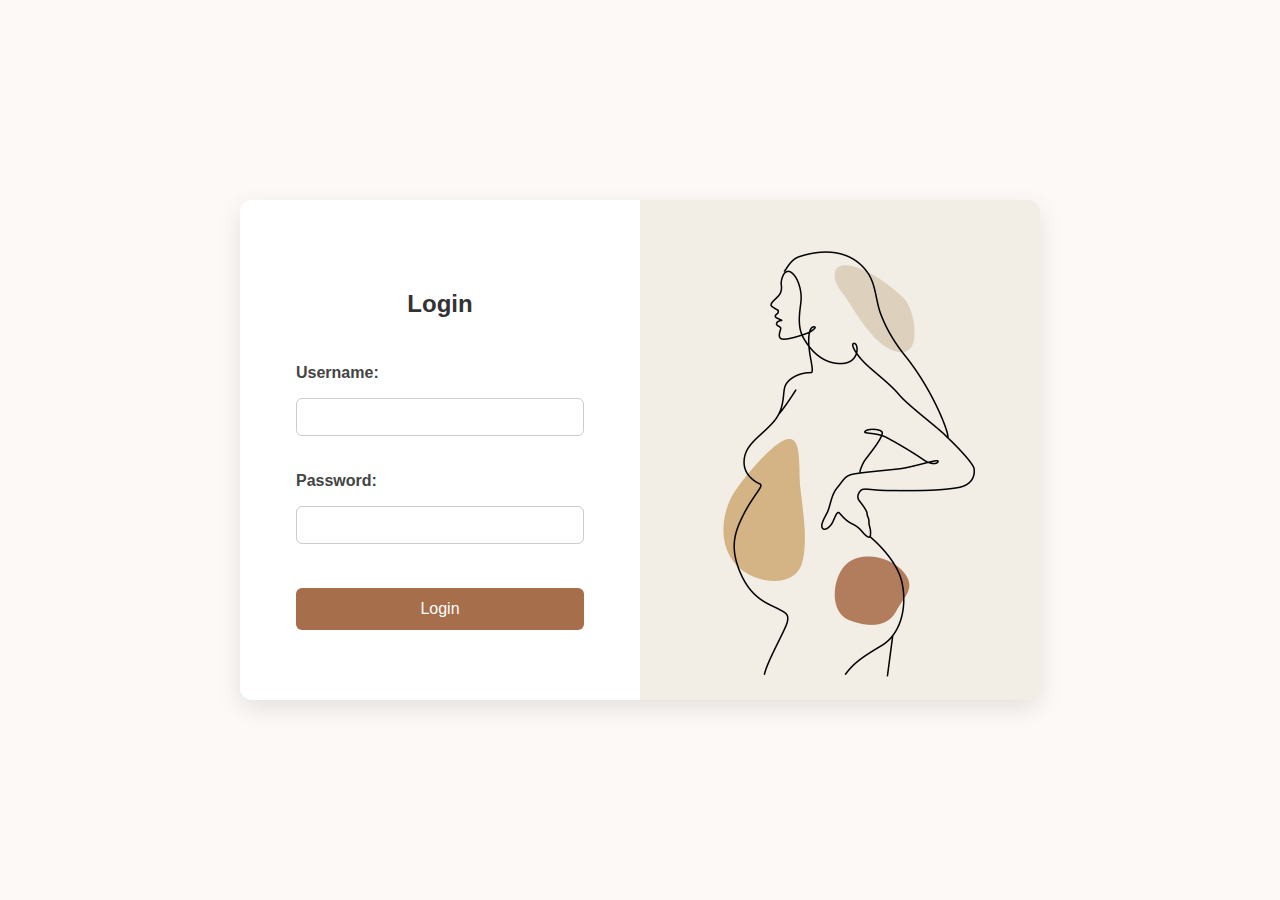
<file: src/index.html>
<!DOCTYPE html>
<html>
<head>
    <meta charset="UTF-8" />
    <title>MommyNotes | Dashboard</title>
    <link rel="stylesheet" href="stylesheet.css">
</head>

<body onload="loadObservations()">
    <div class="container">
    <div class="box" id="box1"></div>
    <div class="box" id="box2"></div>
    <div class="box" id="box3"></div>
    <div class="box" id="box4"></div>
    <div class="box" id="box5"></div>
    <div class="box" id="box6"></div>
  </div>

  <div id="result"></div>
</body>
<script>
    // log in check!!
    document.addEventListener("DOMContentLoaded", function () {
    const sessionToken = localStorage.getItem("sessionToken");

    if (!sessionToken) {
      alert("You are not logged in. You will be sent back to the log-in page");
      window.location.href = "login.html";
    } else {
      console.log("login token:", sessionToken);
    }
    });
    // login check ends here

   
    const fhir = 'https://hapi.fhir.org/baseR5';
    const patientId = '799933';

    // LOINC-codes you want to find, add them here
    const codesToFind = [
        '8867-4',
        '2339-0',
        '29463-7',
        '11884-4'
    ];

    async function loadObservations() {
        const resultDiv = document.getElementById('result');
        
        resultDiv.innerHTML = 'Loading...';

        try {
            const response = await fetch(`${fhir}/Observation?patient=${patientId}`);
            const data = await response.json();

            if (!data.entry || data.entry.length === 0) {
                resultDiv.textContent = 'No observations found.';
                return;
            }

            let output = '';
            i = 1
            for (const code of codesToFind) {
                
                const currentBoxDiv = document.getElementById(`box${i}`);
                const obs = data.entry.find(entry =>
                    entry.resource.code?.coding?.some(c => c.code === code)
                );

                if (obs) {
                    const resource = obs.resource;
                    const value = resource.valueQuantity?.value;
                    const unit = resource.valueQuantity?.unit;
                    const label = resource.code.coding[0].display
                    output = `${label}:<br> 
                    ${value} ${unit}`;
                    currentBoxDiv.innerHTML = output
                } else {
                    output += `Observation for code ${code} not found.<br>`;
                }
                i++
            }
            resultDiv.innerHTML = '';

        } catch (err) {
            console.error(err);
            resultDiv.innerHTML = 'Error fetching data.';
        }
    }

</script>
</html>
</file>
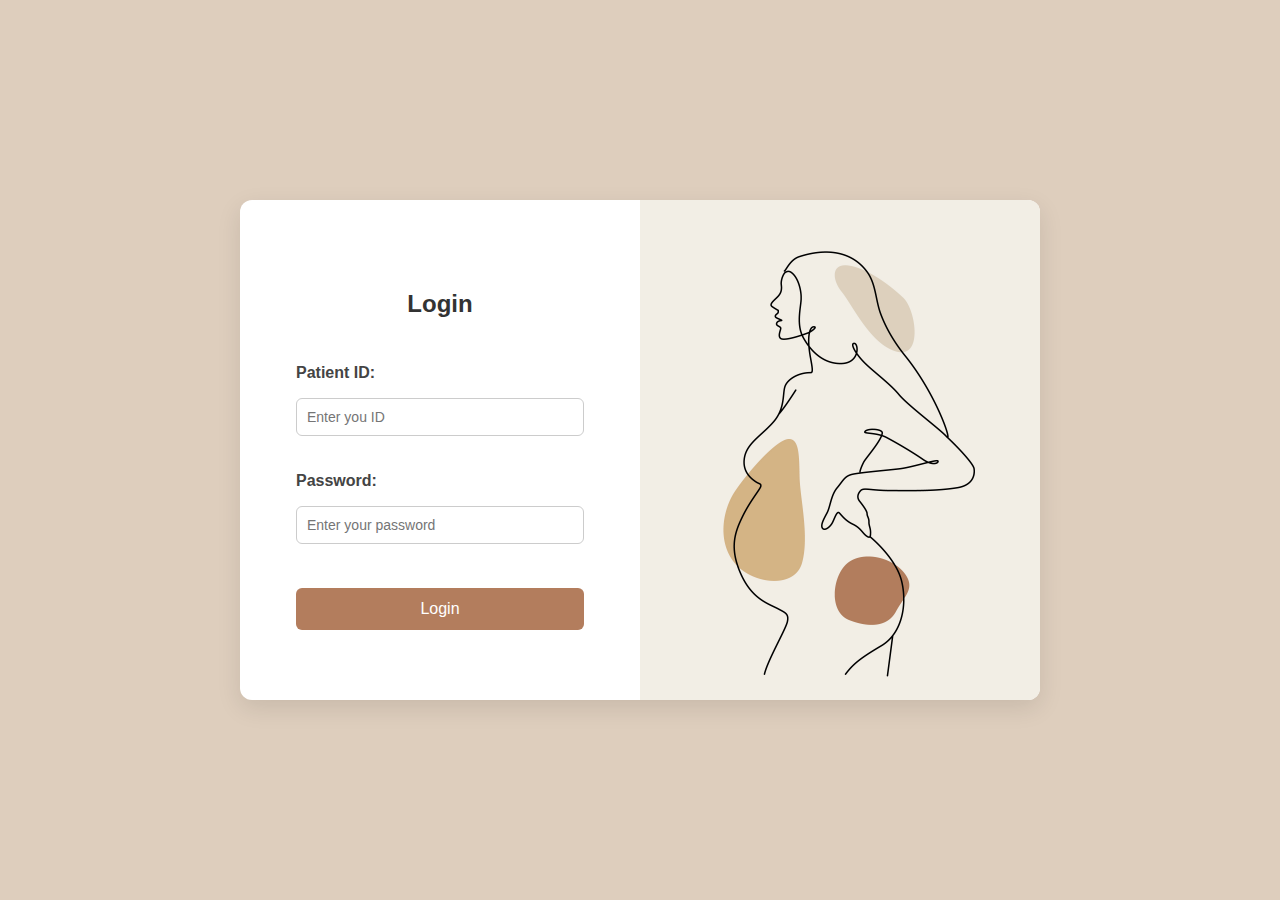
<file: src/main/resources/static/index.html>
<!DOCTYPE html>
<html lang="en">
<head>
    <meta charset="UTF-8">
    <title>MommyNotes | Login</title>
    <style>
        * {
            box-sizing: border-box;
        }

        body {
            font-family: Arial, sans-serif;
            background-color: #decebd;;
            margin: 0;
            padding: 0;
            height: 100vh;
            display: flex;
            justify-content: center;
            align-items: center;
        }

        .main-container {
            display: flex;
            width: 800px;
            height: 500px;
            background-color: white;
            border-radius: 12px;
            overflow: hidden;
            box-shadow: 0 8px 24px rgba(0, 0, 0, 0.1);
        }

        .login-left {
            width: 50%;
            display: flex;
            justify-content: center;
            align-items: center;
            padding: 20px;
        }

        .login-form-inner {
            width: 80%;
            max-width: 300px;
        }

        .login-left h2 {
            text-align: center;
            color: #333;
            margin-bottom: 30px;
        }

        form {
            display: flex;
            flex-direction: column;
            gap: 20px;
        }

        label {
            font-weight: bold;
            color: #444;
            margin-top: 16px;
            margin-bottom: -10px;
        }

        input[type="text"],
        input[type="password"] {
            padding: 10px;
            border: 1px solid #ccc;
            border-radius: 6px;
            font-size: 14px;
            margin-top: 6px;
        }

        button {
            background-color: #b37d5d;
            color: white;
            padding: 12px;
            border: none;
            border-radius: 6px;
            font-size: 16px;
            cursor: pointer;
            margin-top: 24px;
            transition: background-color 0.3s ease;
        }

        button:hover {
            background-color: #8d5739;
        }

        .image-right {
            width: 50%;
            background: url('43474628_9049765.jpg') center center / cover no-repeat;
        }
    </style>
</head>
<body>

<div class="main-container">
    <div class="login-left">
        <div class="login-form-inner">
            <h2>Login</h2>
            <form id="logindetails">
                <label for="patientId">Patient ID:</label>
                <input type="text" id="patientId" name="patientId" placeholder="Enter you ID" required>

                <label for="password">Password:</label>
                <input type="password" id="password" name="password" placeholder="Enter your password" required>

                <button type="submit">Login</button>
            </form>
        </div>
    </div>
    <div class="image-right"></div>
</div>

<script>
    document.getElementById('logindetails').addEventListener("submit", function (event) {
        event.preventDefault();
        const patientId = document.getElementById('patientId').value;
        const password = document.getElementById('password').value;

        const passwordTest = 'test123';

        if (password === passwordTest) {
            localStorage.setItem("sessionToken", Date.now());
            localStorage.setItem("patientId", patientId);
            window.location.href = "main.html";
        } else {
            alert("Incorrect password. Please try again.");
        }
    });
</script>

</body>
</html>
</file>
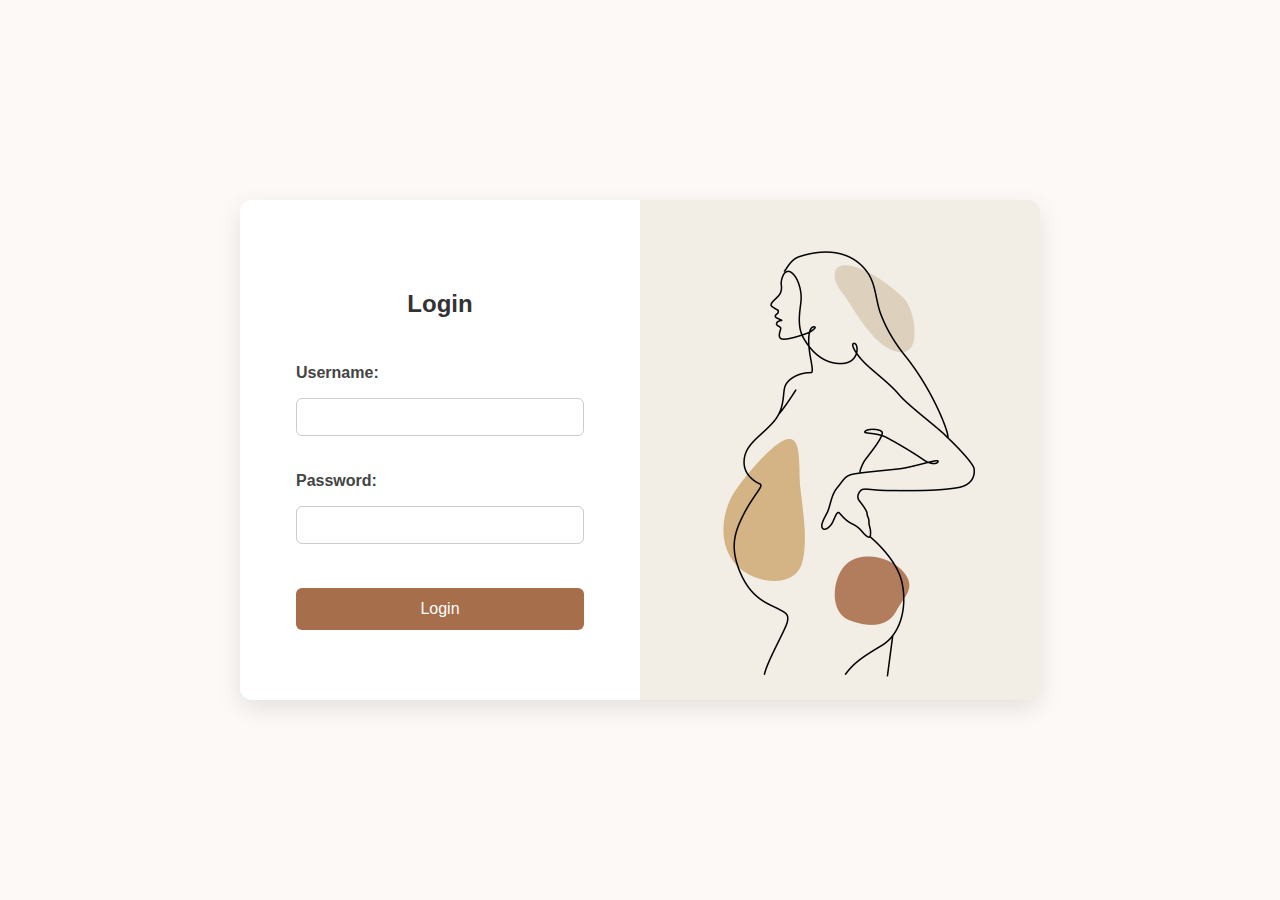
<file: src/login.html>
<!DOCTYPE html>
<html lang="en">
<head>
    <meta charset="UTF-8">
    <title>MommyNotes | Login</title>
    <style>
        * {
            box-sizing: border-box;
        }

        body {
            font-family: Arial, sans-serif;
            background-color: #fdf9f6;;
            margin: 0;
            padding: 0;
            height: 100vh;
            display: flex;
            justify-content: center;
            align-items: center;
        }

        .main-container {
            display: flex;
            width: 800px;
            height: 500px;
            background-color: white;
            border-radius: 12px;
            overflow: hidden;
            box-shadow: 0 8px 24px rgba(0, 0, 0, 0.1);
        }

        .login-left {
            width: 50%;
            display: flex;
            justify-content: center;
            align-items: center;
            padding: 20px;
        }

        .login-form-inner {
            width: 80%;
            max-width: 300px;
        }

        .login-left h2 {
            text-align: center;
            color: #333;
            margin-bottom: 30px;
        }

        form {
            display: flex;
            flex-direction: column;
            gap: 20px;
        }

        label {
            font-weight: bold;
            color: #444;
            margin-top: 16px;
            margin-bottom: -10px;
        }

        input[type="text"],
        input[type="password"] {
            padding: 10px;
            border: 1px solid #ccc;
            border-radius: 6px;
            font-size: 14px;
            margin-top: 6px;
        }

        button {
            background-color: #a66e4a;
            color: white;
            padding: 12px;
            border: none;
            border-radius: 6px;
            font-size: 16px;
            cursor: pointer;
            margin-top: 24px;
            transition: background-color 0.3s ease;
        }

        button:hover {
            background-color: #8d5739;
        }

        .image-right {
            width: 50%;
            background: url('43474628_9049765.jpg') center center / cover no-repeat;
        }
    </style>
</head>
<body>

<div class="main-container">
    <div class="login-left">
        <div class="login-form-inner">
            <h2>Login</h2>
            <form id="logindetails">
                <label for="username">Username:</label>
                <input type="text" id="username" name="username" required>

                <label for="password">Password:</label>
                <input type="password" id="password" name="password" required>

                <button type="submit">Login</button>
            </form>
        </div>
    </div>
    <div class="image-right"></div>
</div>

<script>
    document.getElementById('logindetails').addEventListener("submit", function (event) {
        event.preventDefault();
        const username = document.getElementById('username').value;
        const password = document.getElementById('password').value;

        const usernameTest = 'yasmina';
        const passwordTest = 'test123';

        if (username === usernameTest && password === passwordTest) {
            localStorage.setItem("sessionToken", Date.now());
            window.location.href = "index.html";
        } else {
            alert("Username and/or password is incorrect. Please try again.");
        }
    });
</script>

</body>
</html>
</file>
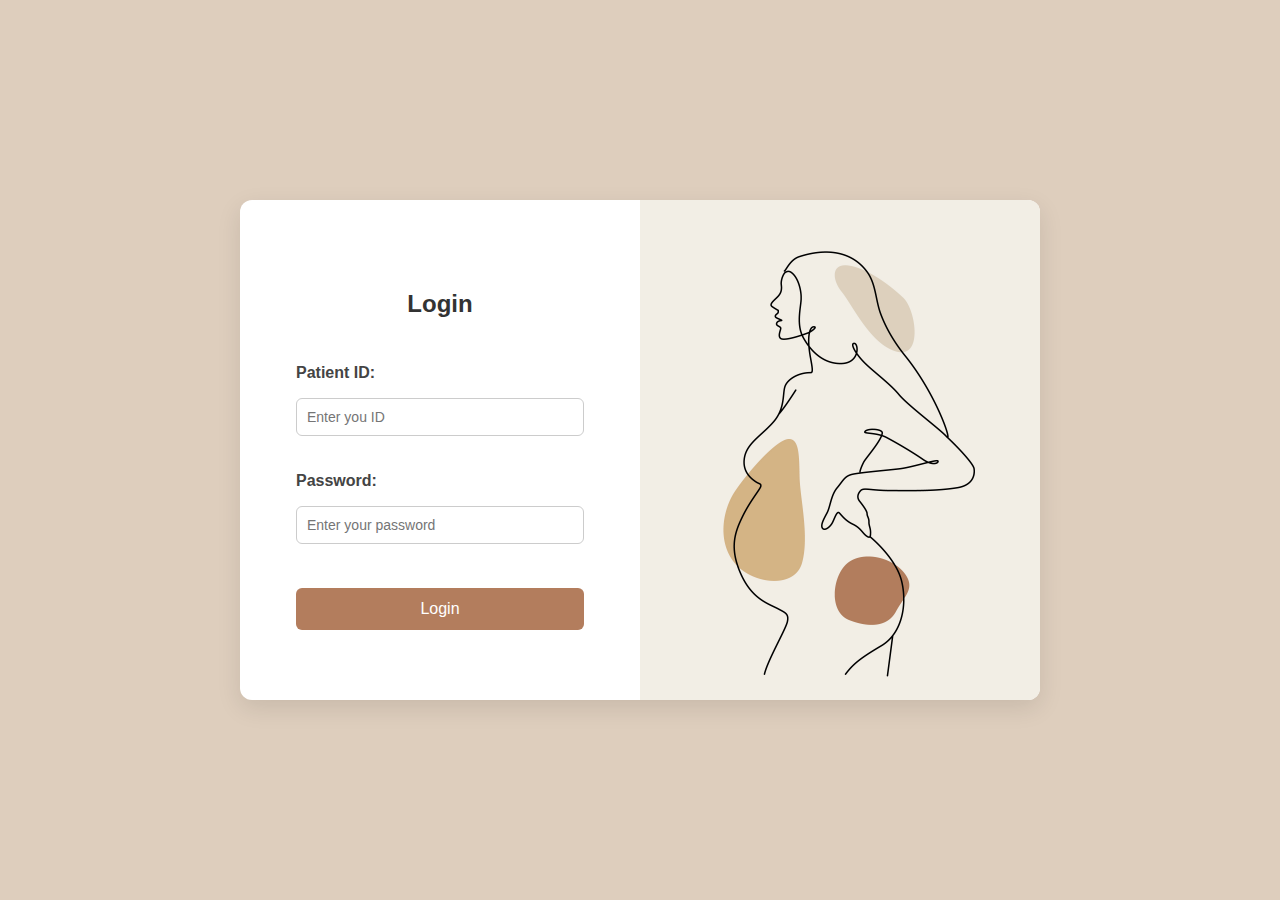
<file: src/main/resources/static/main.html>
<!DOCTYPE html>
<html lang="en">
<head>
    <meta charset="UTF-8">
    <title>MommyNotes | Dashboard</title>
    <style>
        body {
            font-family: sans-serif;
            background-color: #decebd;
            display: flex;
            flex-direction: column;
            margin: 0;
            padding: 0;
            height: 100vh;
            overflow: hidden;
        }

        .main {
            flex: 1;
            display: flex;
            justify-content: center;
            align-items: center;
            flex-direction: column;
        }

        .top-box {
            background-color: #f2eee4;
            border-radius: 1rem;
            box-shadow: 0 4px 8px rgba(0, 0, 0, 0.1);
            padding: 1.2rem 2rem;
            font-size: 1.3rem;
            font-weight: bold;
            text-align: center;
            margin-bottom: 3rem;
            width: 450px;
        }

        .container{
            display: grid;
            grid-template-columns: repeat(3, 1fr);
            gap: 20px;
        }

        .box {
            position: relative; /* nodig voor absolute pos. van button */
            display: flex;
            justify-content: center;
            align-items: center;
            flex-direction: column;
            height: 200px;
            width: 200px;
            padding: 20px;
            color: #333;
            background-color: #f2eee4;
            text-align: center;
            font-size: 16px;
            font-weight: bold;
            border-radius: 1rem;
            box-shadow: 0 3px 10px rgba(0, 0, 0, 0.1);
            transition: transform 0.2s ease, box-shadow 0.2s ease;
        }

        .box:hover {
            transform: translateY(-5px);
            box-shadow: 0 6px 16px rgba(0, 0, 0, 0.15);
        }

        .info-btn {
            position: absolute;
            top: 12px;
            right: 12px;
            width: 30px;
            height: 30px;
            border-radius: 50%;
            background-color: #b37d5d;
            color: white;
            border: none;
            font-weight: bold;
            font-size: 16px;
            cursor: pointer;
            display: flex;
            justify-content: center;
            align-items: center;
            box-shadow: 0 2px 4px rgba(0,0,0,0.1);
        }

        .info-btn:hover {
            background-color: #8d5739;
        }

        .popup-overlay {
            position: fixed;
            top: 0;
            left: 0;
            width: 100vw;
            height: 100vh;
            background-color: rgba(0,0,0,0.5);
            display: none;
            justify-content: center;
            align-items: center;
            z-index: 1000;
        }

        .popup-box {
            display: flex;
            flex-direction: column;
            width: 800px;
            height: 400px;
            border-radius: 12px;
            overflow: hidden;
            background-color: #fdf9f6;
            box-shadow: 0 8px 30px rgba(0, 0, 0, 0.2);
            position: relative;
        }

        .popup-content {
            display: flex;
            height: 100%;
        }

        .popup-left-image {
            width: 50%;
            background-size: cover;
            background-position: center;
        }

        .popup-right-text {
            width: 50%;
            display: flex;
            flex-direction: column;
            justify-content: center;
            box-sizing: border-box;
            padding: 2rem;
        }

        .popup-right-text h2 {
            margin: 0 0 1rem 0;
            font-size: 24px;
            color: #333;
        }

        .popup-right-text p {
            font-size: 16px;
            color: #444;
            line-height: 1.6;
        }

        .popup-close {
            position: absolute;
            top: 12px;
            right: 16px;
            font-size: 32px;
            background: none;
            border: none;
            cursor: pointer;
            color: #444;
        }

        .logout-btn {
            position: absolute;
            top: 20px;
            right: 20px;
            padding: 8px 16px;
            border: none;
            border-radius: 10px;
            background-color: #b37d5d;
            color: white;
            font-weight: bold;
            font-size: 14px;
            cursor: pointer;
            box-shadow: 0 2px 4px rgba(0,0,0,0.1);
            z-index: 1001;
        }

        .logout-btn:hover {
            background-color: #8d5739;
        }
    </style>
</head>

<body onload="loadObservations()">
    <button class="logout-btn" onclick="window.location.href='index.html'">Logout</button>
    <div class="main">

        <div class="top-box" id="top-box">
            Hello,
        </div>

        <div class="container">
            <div class="box" id="box1">
                <div class="box-content"></div>
                <button class="info-btn" data-id="1">i</button>
            </div>
            <div class="box" id="box2">
                <div class="box-content"></div>
                <button class="info-btn" data-id="2">i</button>
            </div>
            <div class="box" id="box3">
                <div class="box-content"></div>
                <button class="info-btn" data-id="3">i</button>
            </div>
            <div class="box" id="box4">
                <div class="box-content"></div>
                <button class="info-btn" data-id="4">i</button>
            </div>
            <div class="box" id="box5">
                <div class="box-content"></div>
                <button class="info-btn" data-id="5">i</button>
            </div>
            <div class="box" id="box6">
                <div class="box-content"></div>
                <button class="info-btn" data-id="6">i</button>
            </div>
        </div>
    </div>

    <div id="result"></div>

    <div id="popup" class="popup-overlay" style="display: none;">
        <div class="popup-box">
            <button class="popup-close" onclick="closePopup()">×</button>
            <div class="popup-content">
                <div class="popup-left-image" id="popup-image"></div>
                <div class="popup-right-text">
                    <h2 id="popup-title">Title</h2>
                    <p id="popup-description">Description...</p>
                </div>
            </div>
        </div>
    </div>


    <script>
        const patientId = localStorage.getItem("patientId");
        if (!patientId) {
            window.location.href = "index.html";
        }

        const fhir = 'https://hapi.fhir.org/baseR5';

        const codesToFind = ['8867-4', '2339-0', '29463-7', '11884-4', '85354-9', '718-7'];

        async function loadObservations() {
            const resultDiv = document.getElementById('result');
            resultDiv.innerHTML = 'Loading...';

            try {
                const response = await fetch(`${fhir}/Observation?patient=${patientId}`);
                const data = await response.json();

                if (!data.entry || data.entry.length === 0) {
                    resultDiv.textContent = 'No observations found.';
                    return;
                }

                let i = 1;
                for (const code of codesToFind) {
                    const currentBoxDiv = document.getElementById(`box${i}`);
                    const obs = data.entry.find(entry =>
                        entry.resource.code?.coding?.some(c => c.code === code)
                    );

                    if (obs) {
                        var resource = obs.resource;
                        var value = resource.valueQuantity?.value;
                        var unit = resource.valueQuantity?.unit;
                        var label = resource.code.coding[0].display;
                        const contentDiv = currentBoxDiv.querySelector(".box-content");
                        contentDiv.innerHTML = `<strong>${label}</strong><br>${value} ${unit}`;
                        
                        // this is needed bc blood pressure is a component.. works differently
                        if (label === "Blood pressure panel with all children optional") {
                            label = "Blood Pressure";
                            let componentOutput = `<strong>${label}</strong><br>`;
                            resource.component.forEach(component => {
                                let componentLabel = component.code.coding[0].display;
                                let componentValue = component.valueQuantity?.value ?? "?";
                                let componentUnit = component.valueQuantity?.unit || "";
                                componentOutput += `${componentLabel}: ${componentValue} ${componentUnit}<br>`;
                            });
                            contentDiv.innerHTML = componentOutput;
                        }
                    } else {
                        currentBoxDiv.innerHTML += `<div>No observation for code ${code}.</div>`;
                    }
                    i++;
                }

                resultDiv.innerHTML = '';
                
                // for the name on top
                const responseName = await fetch(`${fhir}/Patient/${patientId}`);
                const dataName= await responseName.json();
                const name = dataName.name?.[0];
                const Given = name?.given?.[0] || "no";
                const Family = name?.family || "no";

                const topDiv = document.getElementById('top-box');
                topDiv.innerHTML = `Hello, ${Given} ${Family}`

            } catch (err) {
                console.error(err);
                resultDiv.innerHTML = 'Error fetching data.';
            }
        }
        const popupContent = {
            1: {
                title: "Heart Rate",
                text: "Your heart rate indicates how many times your heart beats per minute. Normal range is 60–100 bpm.",
                image: "43474627_9049778.jpg"
            },
            2: {
                title: "Blood Glucose",
                text: "Blood glucose shows sugar levels after fasting in your bloodstream. Important for diabetes monitoring. Normal range is within 70-95 mg/dL",
                image: "43474626_9049798.jpg"
            },
            3: {
                title: "Body Weight",
                text: "Monitoring your weight helps track pregnancy progress and baby health. Your doctor will monitor this to make sure stay on a healthy weight.",
                image: "43474627_9049778.jpg"
            },
            4: {
                title: "Gestational Age",
                text: "Gestational age reflects how far along you are in your pregnancy.",
                image: "43474626_9049798.jpg"
            },
            5: {
                title: "Blood Pressure",
                text: "Blood pressure tells if your pregnancy is at a high risk. Normal is below 140/90 mmHg.",
                image: "43474627_9049778.jpg"
            },
            6: {
                title: "Hemoglobin (Red Blood Cell Count)",
                text: "Your doctor will monitor this to make sure you have enough oxygen-carrying cells for a healthy pregnancy.",
                image: "43474626_9049798.jpg"
            }
        };

        function openPopup(event) {
            const id = event.currentTarget.getAttribute('data-id');
            const data = popupContent[id];

            if (data) {
                document.getElementById('popup-title').textContent = data.title;
                document.getElementById('popup-description').textContent = data.text;
                document.getElementById('popup-image').style.backgroundImage = `url('${data.image}')`;
            }

            document.getElementById('popup').style.display = 'flex';
        }

        function closePopup() {
            document.getElementById('popup').style.display = 'none';
        }

        document.querySelectorAll(".info-btn").forEach(btn => {
            btn.addEventListener("click", openPopup);
        });


    </script>
</body>
</html>
</file>
<file: src/stylesheet.css>
body {
  font-family: Arial, sans-serif;
  margin: 0;
  padding: 0;
  text-align: center;
  background-color: #f4f0fa; 
}

header {
  background-color: #dac4da;
  color: white;
  padding: 2rem;
  font-size: 2rem;
}

.container {
  display: grid;
  grid-template-columns: repeat(3, 1fr);
  gap: 1.5rem;
  padding: 2rem;
  max-width: 900px;
  margin: 0 auto;
}

.box {
  background-color: white;
  border-radius: 1rem;
  box-shadow: 0 4px 8px rgba(0,0,0,0.1);
  aspect-ratio: 1 / 1; 
  display: flex;
  align-items: center;
  justify-content: center;
  font-size: 1rem;
}

@media (max-width: 768px) {
  .container {
    grid-template-columns: repeat(1, 1fr);
  }
}

@media (min-width: 769px) and (max-width: 1024px) {
  .container {
    grid-template-columns: repeat(2, 1fr);
  }
}
</file>
